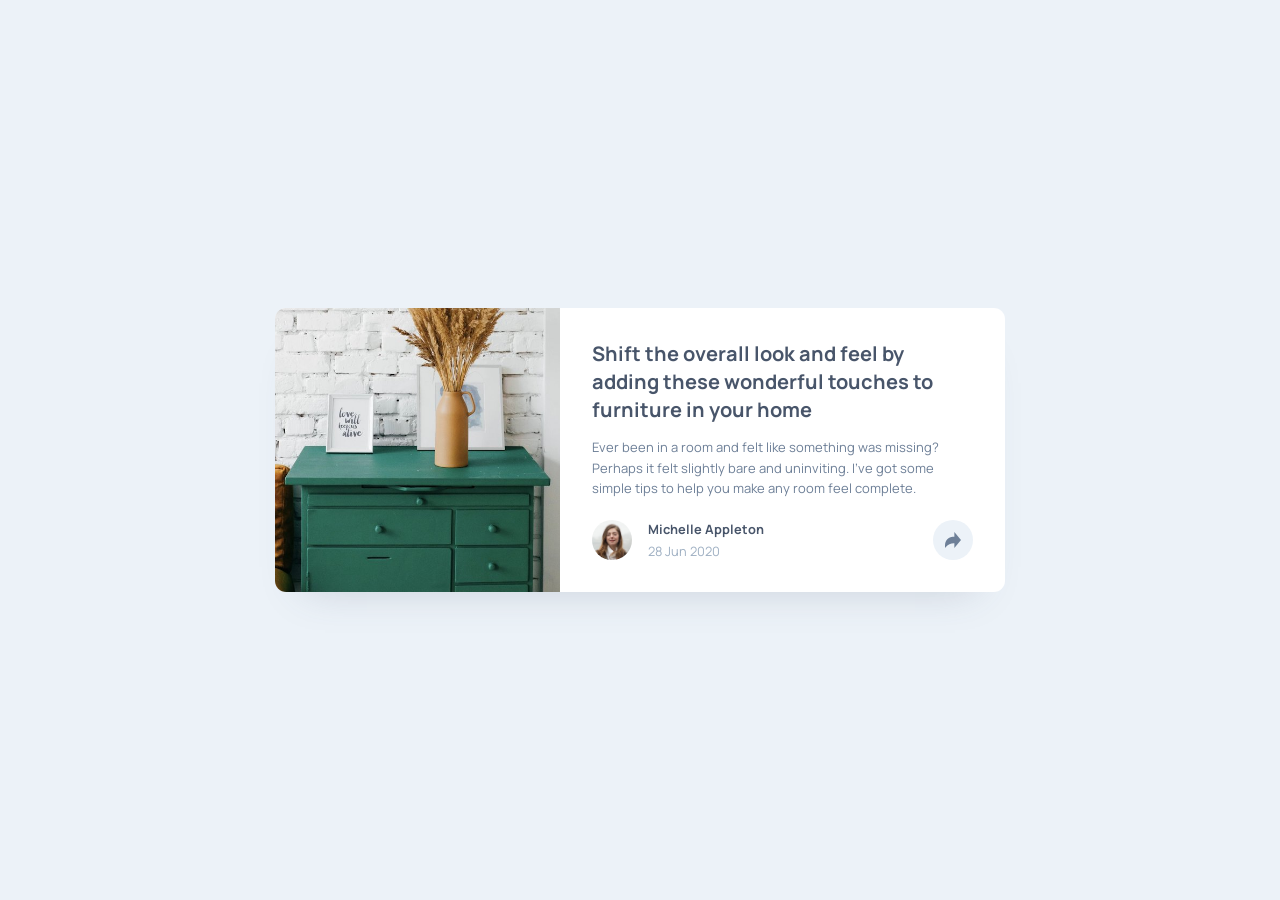
<file: article-preview-component-master/index.html>
<!DOCTYPE html>
<html lang="en">
<head>
  <meta charset="UTF-8">
  <meta name="viewport" content="width=device-width, initial-scale=1.0">

  <link rel="preconnect" href="https://fonts.googleapis.com">
  <link rel="preconnect" href="https://fonts.gstatic.com" crossorigin>
  <link href="https://fonts.googleapis.com/css2?family=Manrope:wght@200..800&display=swap" rel="stylesheet">

  <link rel="stylesheet" href="./style.css">

  <title>Frontend Mentor | Article Preview Component</title>
</head>

<body>
  <main>
    <article class="container">
      <div class="image-info">
        <img src="./images/drawers.jpg" alt="Green cabinet with home decor">
      </div>
      <div class="description">
        <h1>
          Shift the overall look and feel by adding these wonderful
          touches to furniture in your home
        </h1>
        <p class="article-text">
          Ever been in a room and felt like something was missing?
          Perhaps it felt slightly bare and uninviting. I've got some
          simple tips to help you make any room feel complete.
        </p>
        <div class="person-info">
          <div class="person">
            <img src="./images/avatar-michelle.jpg" alt="Michelle Appleton">
            <div class="name-info">
              <h2>Michelle Appleton</h2>
              <p>28 Jun 2020</p>
            </div>
          </div>
          <div class="share-area">
            <div class="share-panel">
              <span>SHARE</span>
              <a href="#" aria-label="Facebook">
                <img src="./images/icon-facebook.svg" alt="">
              </a>
              <a href="#" aria-label="Twitter">
                <img src="./images/icon-twitter.svg" alt="">
              </a>
              <a href="#" aria-label="Pinterest">
                <img src="./images/icon-pinterest.svg" alt="">
              </a>
            </div>
            <button
              class="contact"
              type="button"
              aria-label="Share article"
              aria-expanded="false"
            >
              <img src="./images/icon-share.svg" alt="">
            </button>
          </div>
        </div>
      </div>
    </article>
  </main>
  <script src="./main.js"></script>
</body>
</html>
</file>
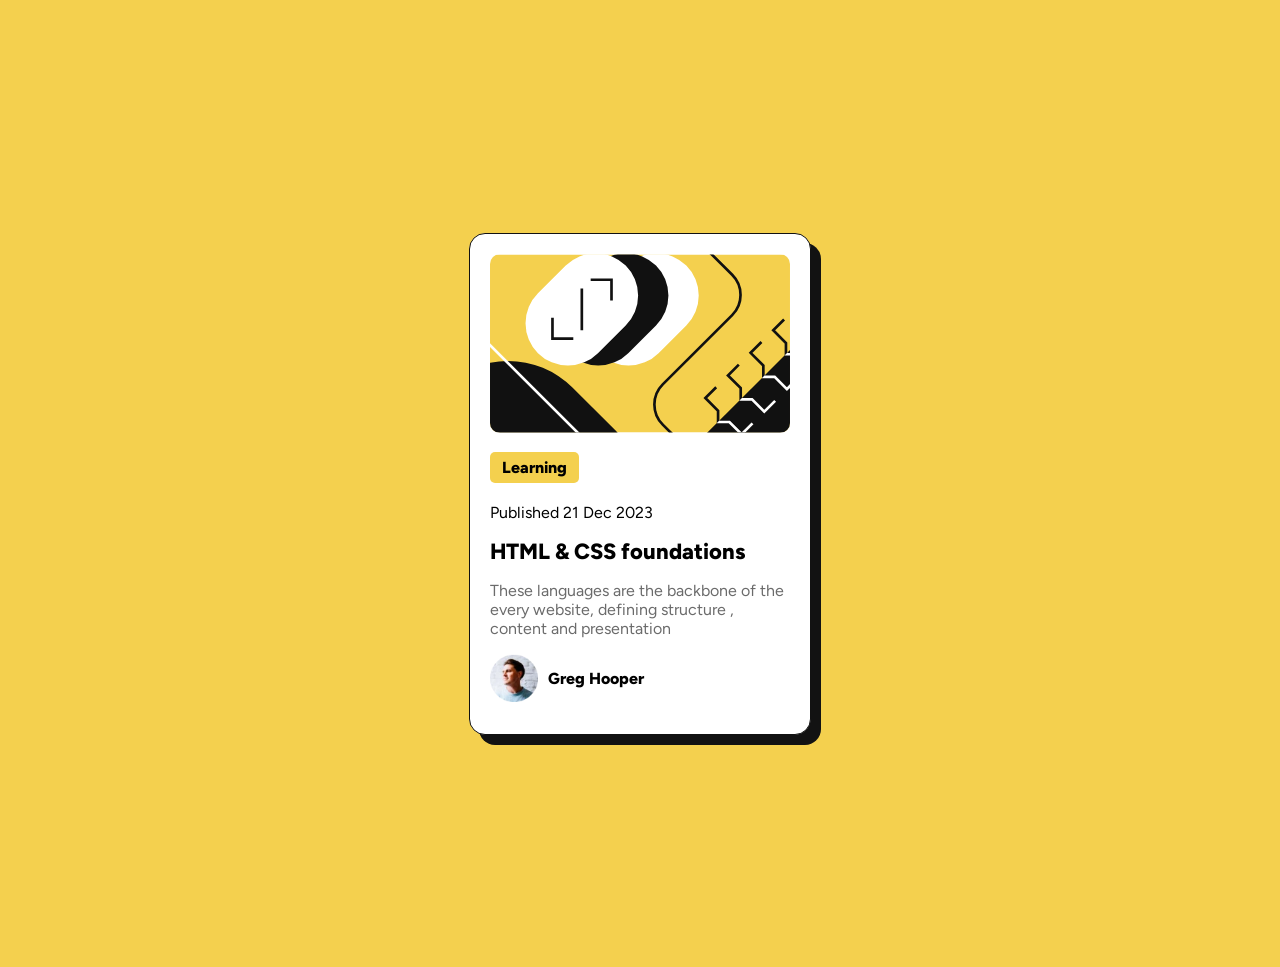
<file: blog-preview-card-main/index.html>
<!DOCTYPE html>
<html lang="en">
<head>
  <meta charset="UTF-8">
  <meta name="viewport" content="width=device-width, initial-scale=1.0"> <!-- displays site properly based on user's device -->
  <link rel="preconnect" href="https://fonts.googleapis.com">
  <link rel="preconnect" href="https://fonts.gstatic.com" crossorigin>
  <link href="https://fonts.googleapis.com/css2?family=Figtree:wght@800&display=swap" rel="stylesheet">
  <link href="https://fonts.googleapis.com/css2?family=Figtree:wght@500&display=swap" rel="stylesheet">
  <link rel="icon" type="image/png" sizes="32x32" href="./assets/images/favicon-32x32.png">
  <link rel="stylesheet" href="./style.css">
  <title>Frontend Mentor | Blog preview card</title>
</head>
<body>
  <div class = "container">
    <img id = "img" src="./assets/images/illustration-article.svg">
    <div class = "learning">Learning</div>
    <p>Published 21 Dec 2023</p>
    <div class = "des1">HTML & CSS foundations</div>
    <p id = "para">These languages are the backbone of the every website, defining structure , content and presentation</p>
    <div class = "final">
      <img src="./assets/images/image-avatar.webp" style = "height: 3rem; width : 3rem">
      Greg Hooper
    </div>
  </div>
</body>
</html>
</file>
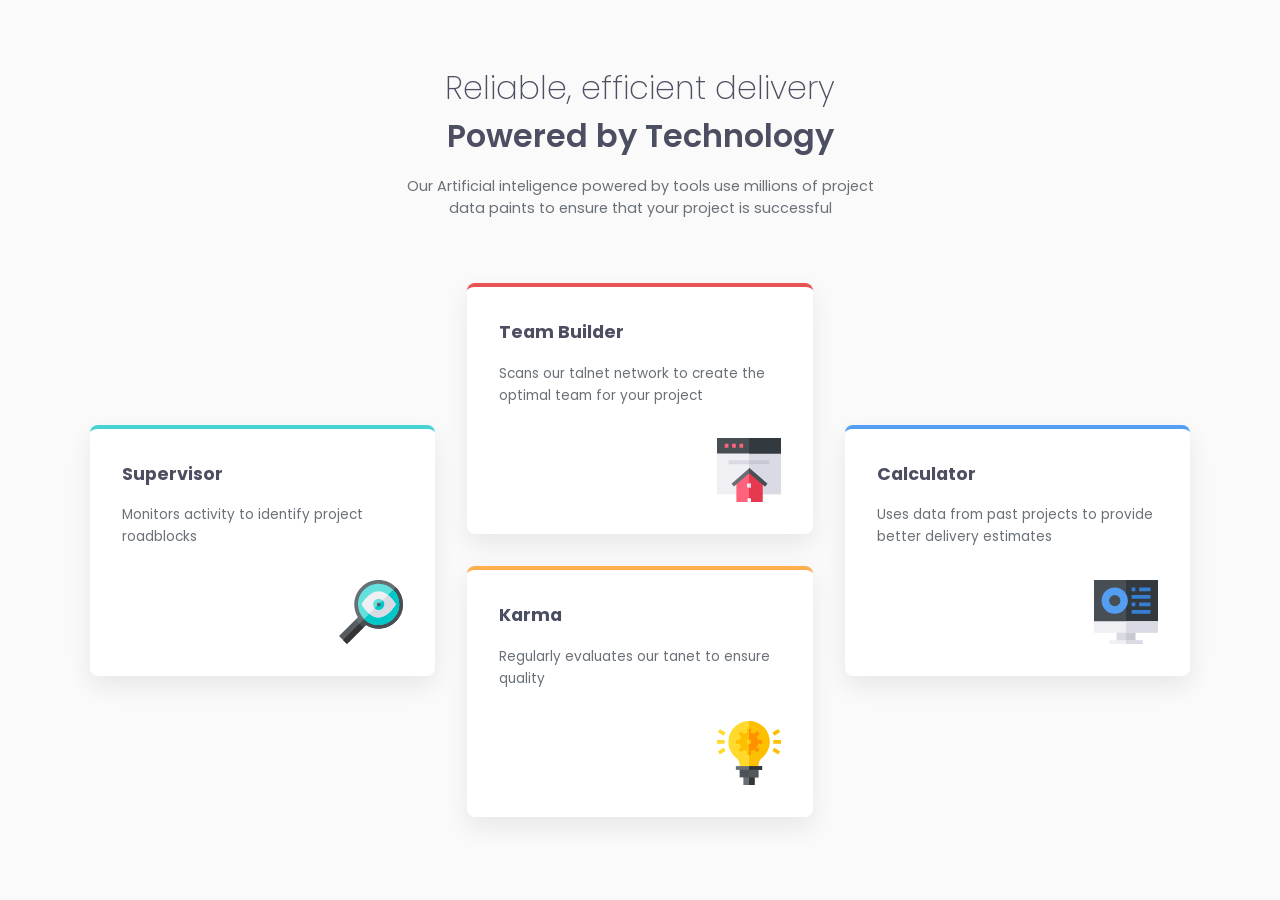
<file: four-card-feature-section-master/index.html>
<!DOCTYPE html>
<html lang="en">
<head>
  <meta charset="UTF-8">
  <meta name="viewport" content="width=device-width, initial-scale=1.0"> <!-- displays site properly based on user's device -->

  <link rel="icon" type="image/png" sizes="32x32" href="./images/favicon-32x32.png">
  <link rel ="stylesheet" href = "./css/style.css">
  <title>Frontend Mentor | Four card feature section</title>
  <link rel="preconnect" href="https://fonts.googleapis.com">
  <link rel="preconnect" href="https://fonts.gstatic.com" crossorigin>
  <link href="https://fonts.googleapis.com/css2?family=Inter:ital,opsz,wght@0,14..32,100..900;1,14..32,100..900&family=Outfit:wght@100..900&family=Poppins:wght@400;600;700&family=Young+Serif&display=swap" rel="stylesheet">
  <!-- Feel free to remove these styles or customise in your own stylesheet 👍 -->
  <style>
    .attribution { font-size: 0.6875rem; text-align: center; }
    .attribution a { color: hsl(228, 45%, 44%); }
  </style>
</head>
<body>  
  <main>
    <section class="intro">
        <h2>Reliable, efficient delivery</h2>
        <h2>Powered by Technology</h2>
        <p>Our Artificial inteligence powered by tools use
            millions of project data paints to ensure that your project is successful
        </p>
    </section>
    <section class="features">
        <div class = "feature-card supervisor">
          <h3>Supervisor</h3>
          <p>Monitors activity to identify project roadblocks</p>
          <img src = "images/icon-supervisor.svg" alt ="">
        </div>
        <div class="feature-middle">
          <div class = "feature-card team-builder">
            <h3>Team Builder</h3>
            <p>Scans our talnet network to create the optimal team for your project</p>
            <img src="./images/icon-team-builder.svg" alt="">
          </div>
          <div class = "feature-card karma">
            <h3>Karma</h3>
            <p>Regularly evaluates our tanet to ensure quality</p>
            <img src="./images/icon-karma.svg" alt="">
          </div>
        </div>
        <div class = "feature-card calculator">
          <h3>Calculator</h3>
          <p>Uses data from past projects to provide better delivery estimates</p>
          <img src="./images/icon-calculator.svg" alt="">
        </div>
    </section>
  </main>
</body>
</html>
</file>
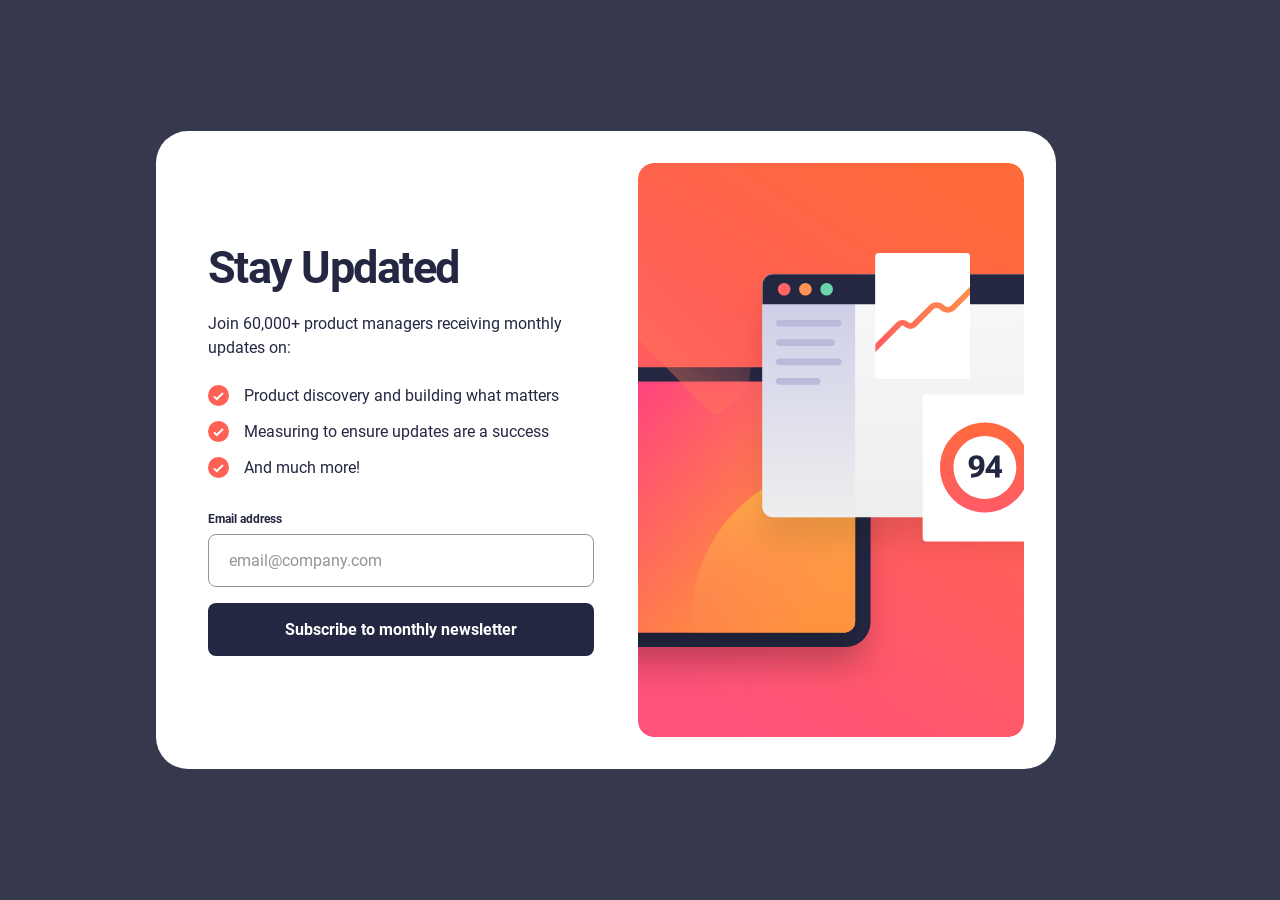
<file: newsletter-sign-up-with-success-message-main/index.html>
<!DOCTYPE html>
<html lang="en">
<head>
    <meta charset="UTF-8">
    <meta name="viewport" content="width=device-width, initial-scale=1.0">

    <link rel="icon" type="image/png" sizes="32x32" href="./assets/images/favicon-32x32.png">
    <link rel="stylesheet" href="./style.css">

    <title>Frontend Mentor | Newsletter Sign-up</title>
</head>
<body>
    <main>
        <article class="container" id="signup-container">
            <div class="info">
                <h1>Stay Updated</h1>

                <p>
                    Join 60,000+ product managers receiving monthly
                    updates on:
                </p>

                <ul>
                    <li>Product discovery and building what matters</li>
                    <li>Measuring to ensure updates are a success</li>
                    <li>And much more!</li>
                </ul>

                <form id="news-letter" novalidate>
                    <div class="email-heading">
                        <label for="email">Email address</label>
                        <span id="email-error" aria-live="polite"></span>
                    </div>

                    <input
                        type="email"
                        id="email"
                        name="email"
                        placeholder="email@company.com"
                        autocomplete="email"
                        required
                    >

                    <button type="submit">
                        Subscribe to monthly newsletter
                    </button>
                </form>
            </div>

            <div class="image-about">
                <picture>
                    <source
                        media="(max-width: 600px)"
                        srcset="./assets/images/illustration-sign-up-mobile.svg"
                    >

                    <source
                        media="(max-width: 800px)"
                        srcset="./assets/images/illustration-sign-up-tablet.svg"
                    >

                    <img
                        src="./assets/images/illustration-sign-up-desktop.svg"
                        alt="Illustration of a newsletter dashboard"
                    >
                </picture>
            </div>
        </article>

        <section
            class="success-message"
            id="success-message"
            aria-labelledby="success-title"
            tabindex="-1"
            hidden
        >
            <img
                src="./assets/images/icon-success.svg"
                alt=""
                class="success-icon"
            >

            <h2 id="success-title">Thanks for subscribing!</h2>

            <p>
                A confirmation email has been sent to
                <strong id="submitted-email"></strong>.
                Please open it and click the button inside to confirm
                your subscription.
            </p>

            <button type="button" id="dismiss-button">
                Dismiss message
            </button>
        </section>
    </main>

    <script src="./main.js"></script>
</body>
</html>
</file>
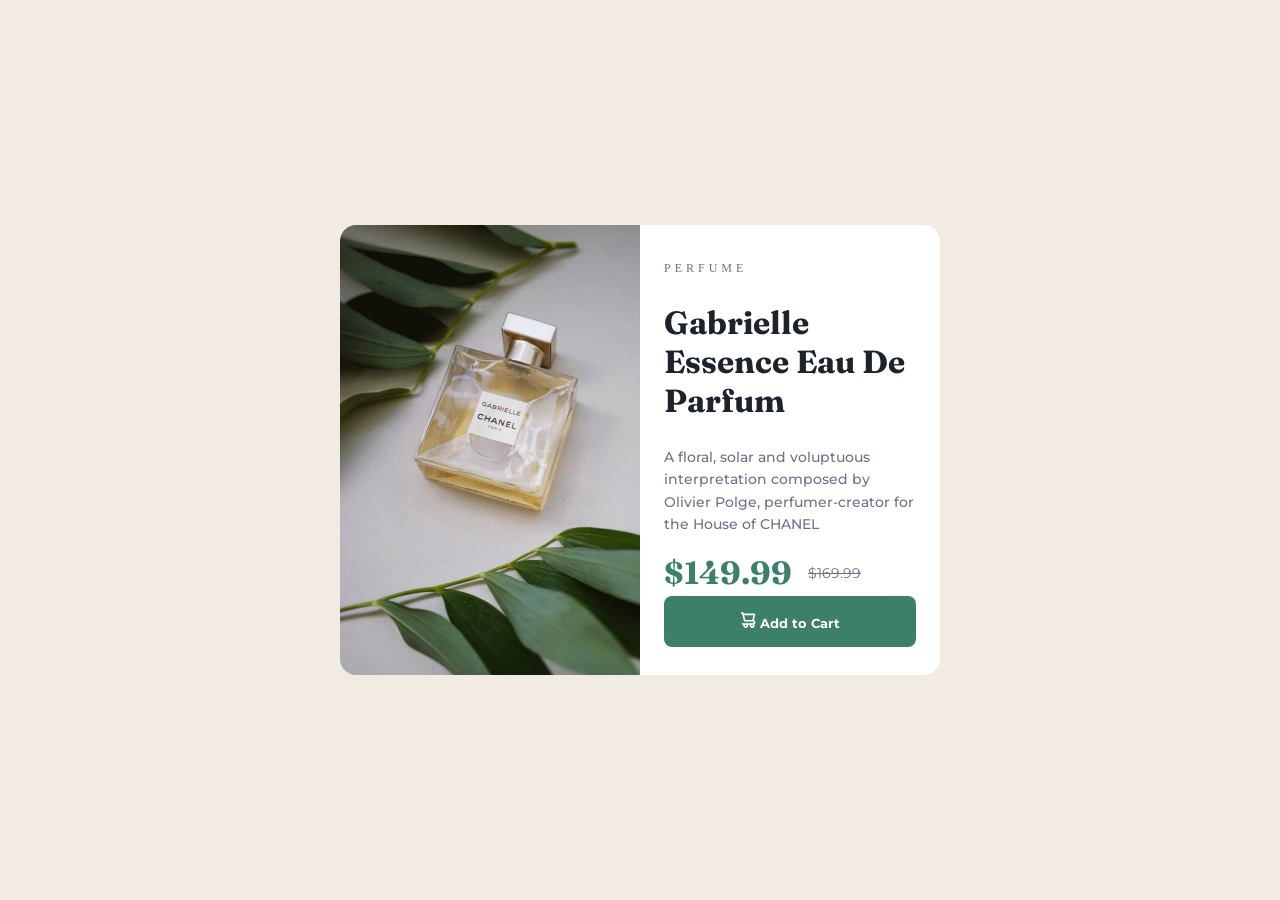
<file: product-preview-card-component-main/index.html>
<!DOCTYPE html>
<html lang="en">
<head>
  <meta charset="UTF-8">
  <meta name="viewport" content="width=device-width, initial-scale=1.0"> 
  <link rel="preconnect" href="https://fonts.googleapis.com">
  <link rel="preconnect" href="https://fonts.gstatic.com" crossorigin>
  <link href="https://fonts.googleapis.com/css2?family=Fraunces:wght@700&family=Montserrat:wght@500;700&display=swap" rel="stylesheet">

  <link rel="icon" type="image/png" sizes="32x32" href="./images/favicon-32x32.png">
  <link rel="stylesheet" href="./css/style.css">
  <title>Frontend Mentor | Product preview card component</title>

  <!-- Feel free to remove these styles or customise in your own stylesheet 👍 -->
  <style>
    .attribution { font-size: 0.6875rem; text-align: center; }
    .attribution a { color: hsl(228, 45%, 44%); }
  </style>
</head>
<body>
  <main>
    <article>
      <div class = "product-image">
        <picture>
            <source
                media="(max-width: 600px)"
                srcset="./images/image-product-mobile.jpg"
            >
            <img
                src="./images/image-product-desktop.jpg"
                alt="Chanel Gabrielle Essence perfume bottle"
            >
        </picture>
      </div>
      <div class = "product-info">
        <p>PERFUME</p>
        <h1>
          Gabrielle Essence Eau De Parfum
        </h1>
        <p>A floral, solar and voluptuous interpretation 
          composed by Olivier Polge, 
          perfumer-creator for the House of CHANEL
        </p>
        <div class = "product-price">
          <span>$149.99</span>
          <p>$169.99</p>
        </div>
        <button>
          <img src="./images/icon-cart.svg" alt="">
          Add to Cart
        </button>
      </div>
    </article>
  </main>
</body>
</html>
</file>
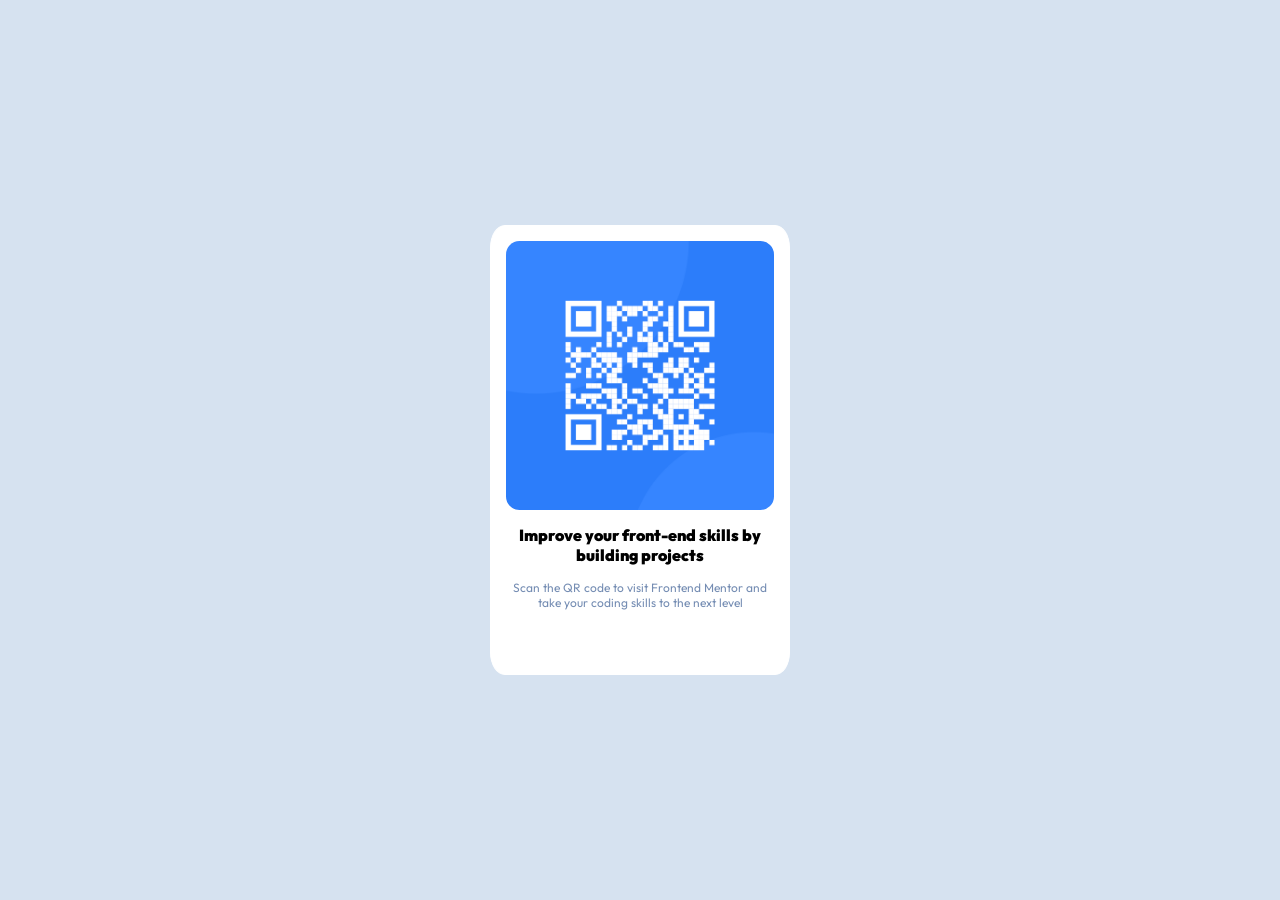
<file: qr-code-component-main/index.html>
<!DOCTYPE html>
<html lang="en">
<head>
  <meta charset="UTF-8">
  <meta name="viewport" content="width=device-width, initial-scale=1.0">

  <link rel="preconnect" href="https://fonts.googleapis.com">
  <link rel="preconnect" href="https://fonts.gstatic.com" crossorigin>

  <link href="https://fonts.googleapis.com/css2?family=Outfit:wght@400;700&display=swap" rel="stylesheet">

  <link rel="icon" type="image/png" sizes="32x32" href="./images/favicon-32x32.png">

  <link rel="stylesheet" href="./style.css">

  <title>Frontend Mentor | QR code component</title>
</head>
<body>

  <div class="container">
    <div class = "card">
      <img src = "./images/image-qr-code.png">
    </div>
    <div class= "info">
      <p id = "description1" style = "font-size: 16px;font-weight : 900;margin-bottom : 15px;">Improve your front-end skills by building projects</p>
      <p id = "description2" style = "color: hsl(217, 29%, 58%);font-size: 12px;font-weight : 400;">Scan the QR code to visit Frontend Mentor and take your coding skills to the next level</p>  
    </div>
  </div>

</body> 
</html>
</file>
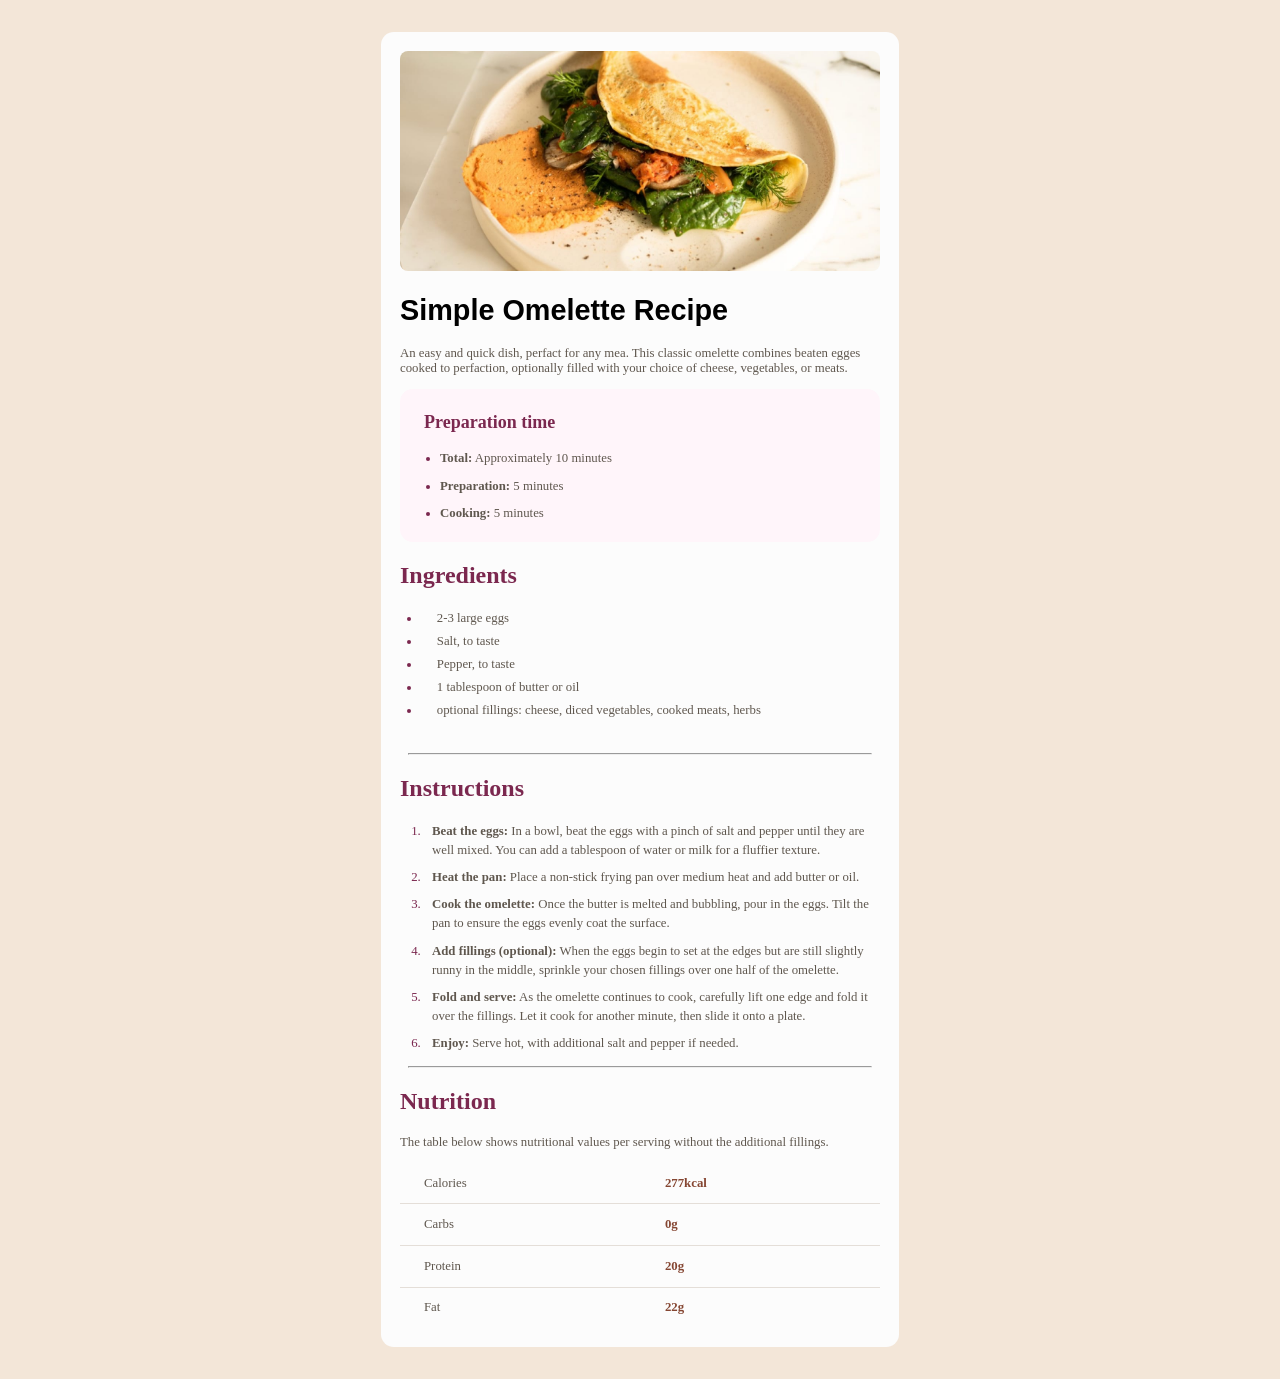
<file: recipe-page-main/index.html>
<!DOCTYPE html>
<html lang="en">
<head>
  <meta charset="UTF-8">
  <meta name="viewport" content="width=device-width, initial-scale=1.0"> <!-- displays site properly based on user's device -->

  <link rel="icon" type="image/png" sizes="32x32" href="./assets/images/favicon-32x32.png">
  <link rel="stylesheet" href = "./style.css">
  <title>Frontend Mentor | Recipe page</title>

</head>
<body>
  <div class = "container">
    <img src = "./assets/images/image-omelette.jpeg" aria-placeholder="omlate">
    <h1 id = "heading">Simple Omelette Recipe</h1>
    <p id = "dish-info">An easy and quick dish, perfact for any mea. This classic omelette combines beaten egges cooked to perfaction, optionally filled with your choice of cheese, vegetables, or meats.</p>
    <div class = "prep">
      <h3 id = "prep-time">Preparation time</h3>
      <ul id = "prep-list">
        <li id ="ls">   <strong>Total:</strong> Approximately 10 minutes</li>
        <li id ="ls">    <strong>Preparation:</strong> 5 minutes</li>
        <li id ="ls">    <strong>Cooking:</strong> 5 minutes</li>
      </ul>
    </div>
    <h2 id="ingredients">Ingredients</h2>
    <ul id="ing-list">
      <li  id ="lsi"> 2-3 large eggs</li>
      <li id ="lsi">  Salt, to taste</li>
      <li id ="lsi">  Pepper, to taste</li>
      <li id ="lsi">  1 tablespoon of butter or oil</li>
      <li id ="lsi">  optional fillings: cheese, diced vegetables, cooked meats, herbs</li>
    </ul>
    <hr>
    <h2 id="ingredients">Instructions</h2>
    <ol class="instructions-list">
        <li>
            <strong>Beat the eggs:</strong> In a bowl, beat the eggs with a pinch of salt and pepper until they are well mixed. You can add a tablespoon of water or milk for a fluffier texture.
        </li>
        <li>
            <strong>Heat the pan:</strong> Place a non-stick frying pan over medium heat and add butter or oil.
        </li>
        <li>
            <strong>Cook the omelette:</strong> Once the butter is melted and bubbling, pour in the eggs. Tilt the pan to ensure the eggs evenly coat the surface.
        </li>
        <li>
            <strong>Add fillings (optional):</strong> When the eggs begin to set at the edges but are still slightly runny in the middle, sprinkle your chosen fillings over one half of the omelette.
        </li>
        <li>
            <strong>Fold and serve:</strong> As the omelette continues to cook, carefully lift one edge and fold it over the fillings. Let it cook for another minute, then slide it onto a plate.
        </li>
        <li>
            <strong>Enjoy:</strong> Serve hot, with additional salt and pepper if needed.
        </li>
    </ol>
    <hr>
    
    <section class="nutrition">
        <h2 id = "ingredients">Nutrition</h2>
        <p id = "dish-info">
            The table below shows nutritional values per serving without the additional fillings.
        </p>

        <table>
            <tbody>
                <tr>
                    <td>Calories</td>
                    <td><strong>277kcal</strong></td>
                </tr>
                <tr>
                    <td>Carbs</td>
                    <td><strong>0g</strong></td>
                </tr>
                <tr>
                    <td>Protein</td>
                    <td><strong>20g</strong></td>
                </tr>
                <tr>
                    <td>Fat</td>
                    <td><strong>22g</strong></td>
                </tr>
            </tbody>
        </table>
    </section>

  </div>
</body>
</html>
</file>
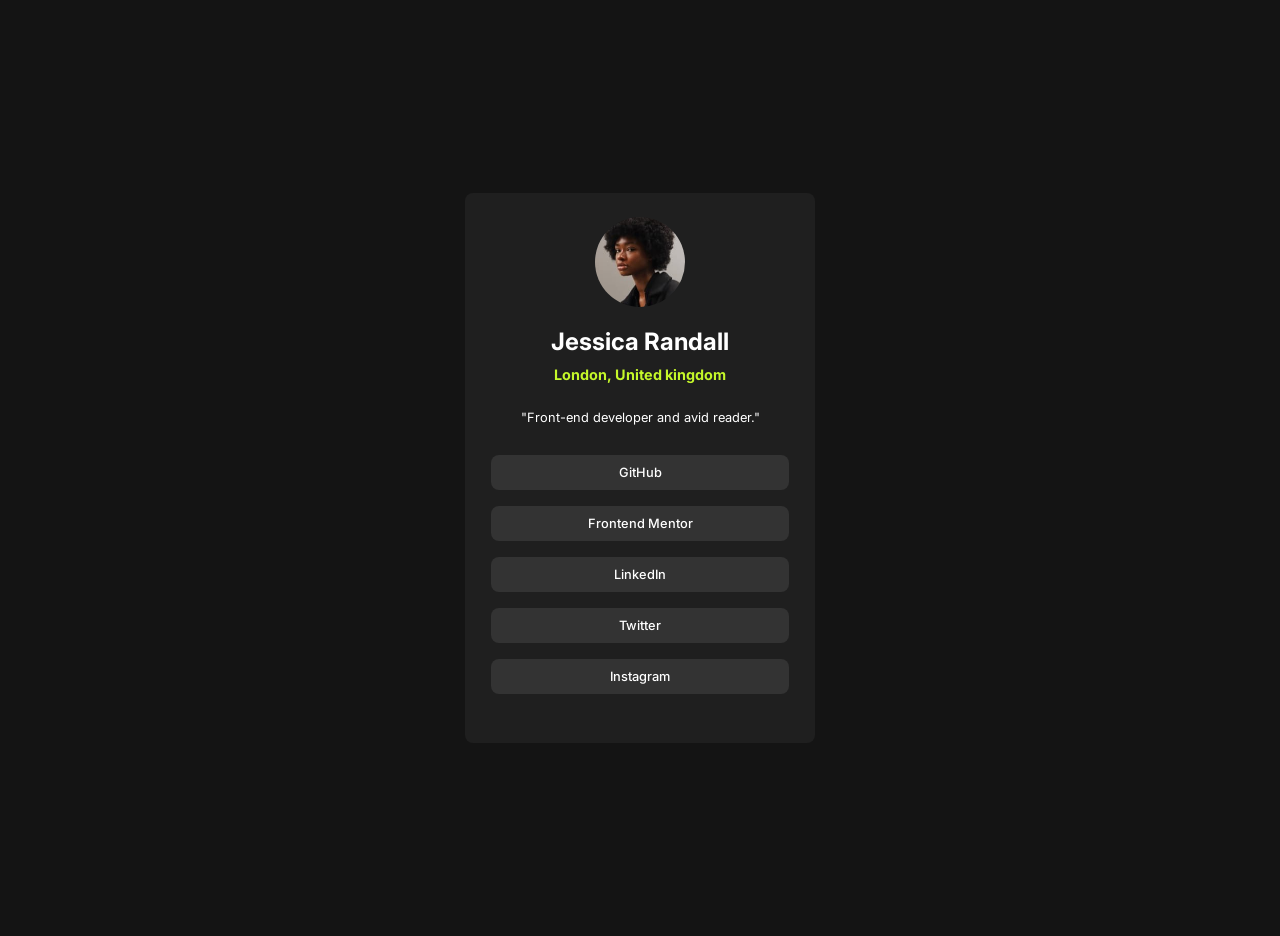
<file: social-links-profile-main/index.html>
<!DOCTYPE html>
<html lang="en">
<head>
  <meta charset="UTF-8">
  <meta name="viewport" content="width=device-width, initial-scale=1.0"> <!-- displays site properly based on user's device -->
  <link rel="preconnect" href="https://fonts.googleapis.com">
  <link rel="preconnect" href="https://fonts.gstatic.com" crossorigin>
  <link href="https://fonts.googleapis.com/css2?family=Inter:ital,opsz,wght@0,14..32,100..900;1,14..32,100..900&family=Poppins:wght@400;600;700&display=swap" rel="stylesheet">
  <link rel="icon" type="image/png" sizes="32x32" href="./assets/images/favicon-32x32.png">
  <link rel="stylesheet" href="./style.css">
  <title>Frontend Mentor | Social links profile</title>

</head>
<body>
  <div class = "main">
    <div class = "avatar">
      <img id ="avatar-img" src="./assets/images/avatar-jessica.jpeg">
    </div>
    <h2 id = "name">Jessica Randall</h2>
    <h3 id = "location">London, United kingdom</h3>
    <p id ="info">"Front-end developer and avid reader."</p>
    
    
    <div class="social-links">
        <a href="#">GitHub</a>
        <a href="#">Frontend Mentor</a>
        <a href="#">LinkedIn</a>
        <a href="#">Twitter</a>
        <a href="#">Instagram</a>
    </div>
  </div>
</body>
</html>
</file>
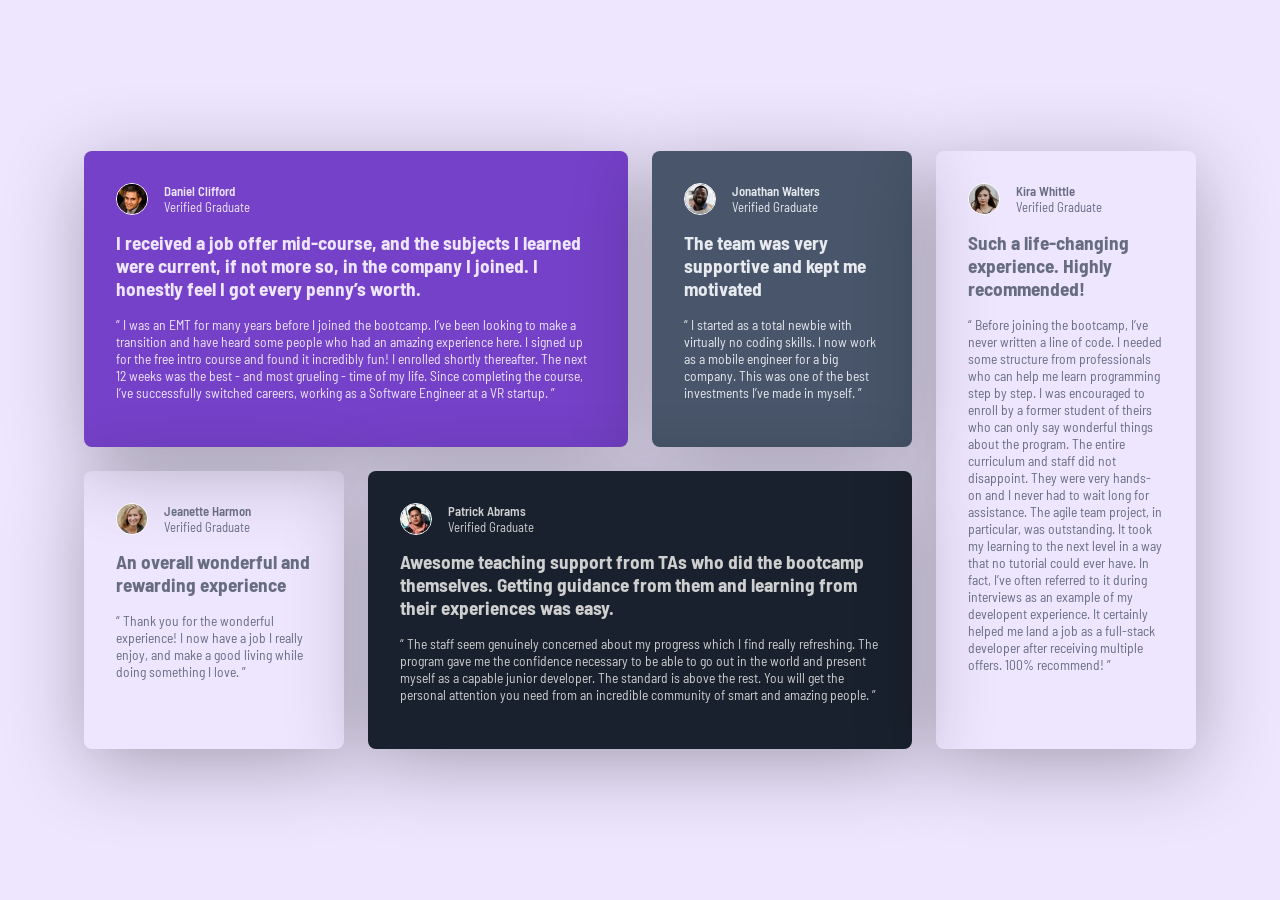
<file: testimonials-grid-section-main/index.html>
<!DOCTYPE html>
  <html lang="en">
  <head>
    <meta charset="UTF-8">
    <meta name="viewport" content="width=device-width, initial-scale=1.0"> <!-- displays site properly based on user's device -->

    <link rel="icon" type="image/png" sizes="32x32" href="./images/favicon-32x32.png">
    <link rel="preconnect" href="https://fonts.googleapis.com">
    <link rel="preconnect" href="https://fonts.gstatic.com" crossorigin>
    <link href="https://fonts.googleapis.com/css2?family=Barlow+Semi+Condensed:ital,wght@0,100;0,200;0,300;0,400;0,500;0,600;0,700;0,800;0,900;1,100;1,200;1,300;1,400;1,500;1,600;1,700;1,800;1,900&family=Inter:ital,opsz,wght@0,14..32,100..900;1,14..32,100..900&family=Outfit:wght@100..900&family=Poppins:wght@400;600;700&family=Young+Serif&display=swap" rel="stylesheet">
    <title>Frontend Mentor | [Challenge Name Here]</title>
    <link rel="stylesheet" href="./style.css">
    <!-- Feel free to remove these styles or customise in your own stylesheet 👍 -->
    <style>
      .attribution { font-size: 0.6875rem; text-align: center; }
      .attribution a { color: hsl(228, 45%, 44%); }
    </style>
  </head>
  <body>
  <main>
    <div class="container">
      <article class = "card daniel">
        <div class="profile">
          <img src="./images/image-daniel.jpg" alt="">
          <div class="profile-info">
            <h2>Daniel Clifford</h2>
            <p> Verified Graduate</p>
          </div>
        </div>
        <h2> I received a job offer mid-course, and the subjects I learned were current, if not more so, 
          in the company I joined. I honestly feel I got every penny’s worth.
        </h2>
        <p> “ I was an EMT for many years before I joined the bootcamp. I’ve been looking to make a 
        transition and have heard some people who had an amazing experience here. I signed up 
        for the free intro course and found it incredibly fun! I enrolled shortly thereafter. 
        The next 12 weeks was the best - and most grueling - time of my life. Since completing 
        the course, I’ve successfully switched careers, working as a Software Engineer at a VR startup. ”</p>
      </article>
      <article class = "card jonathan">
        <div class="profile">
          <img src="./images/image-jonathan.jpg" alt="">
          <div class="profile-info">
            <h2>Jonathan Walters</h2>
            <p> Verified Graduate</p>
          </div>
        </div>
        <h2>The team was very supportive and kept me motivated</h2>
        <p>“ I started as a total newbie with virtually no coding skills. I now work as a mobile engineer 
          for a big company. This was one of the best investments I’ve made in myself. ”
        </p>
      </article>
      <article class = "card jeanette">
        <div class="profile">
          <img src="./images/image-jeanette.jpg" alt="">
          <div class="profile-info">
            <h2>Jeanette Harmon</h2>
            <p> Verified Graduate</p>
          </div>
        </div>
        <h2>An overall wonderful and rewarding experience</h2>
        <p>“ Thank you for the wonderful experience! I now have a job I really enjoy, and make a good living 
          while doing something I love. ”</p>
      </article>
      <article class = "card patrick">
        <div class="profile">
          <img src="./images/image-patrick.jpg" alt="">
          <div class="profile-info">
            <h2>Patrick Abrams</h2>
            <p> Verified Graduate</p>
          </div>
        </div>
        <h2>Awesome teaching support from TAs who did the bootcamp themselves. Getting guidance from them and 
          learning from their experiences was easy.</h2>
        <p>
          “ The staff seem genuinely concerned about my progress which I find really refreshing. The program 
          gave me the confidence necessary to be able to go out in the world and present myself as a capable 
          junior developer. The standard is above the rest. You will get the personal attention you need from 
          an incredible community of smart and amazing people. ”</p>
      </article>
      <article class = "card kira">
        <div class="profile">
          <img src="./images/image-kira.jpg" alt="">
          <div class="profile-info">
            <h2>Kira Whittle</h2>
            <p> Verified Graduate</p>
          </div>
        </div>
        <h2>Such a life-changing experience. Highly recommended!</h2>
        <p>“ Before joining the bootcamp, I’ve never written a line of code. I needed some structure from 
    professionals who can help me learn programming step by step. I was encouraged to enroll by a former 
    student of theirs who can only say wonderful things about the program. The entire curriculum and staff 
    did not disappoint. They were very hands-on and I never had to wait long for assistance. The agile team 
    project, in particular, was outstanding. It took my learning to the next level in a way that no tutorial 
    could ever have. In fact, I’ve often referred to it during interviews as an example of my developent 
    experience. It certainly helped me land a job as a full-stack developer after receiving multiple offers. 
    100% recommend! ”</p>
      </article>
    </div>
  </main>
  </body>
  </html>

  <!-- Daniel Clifford
    Verified Graduate

    I received a job offer mid-course, and the subjects I learned were current, if not more so, 
    in the company I joined. I honestly feel I got every penny’s worth.

    “ I was an EMT for many years before I joined the bootcamp. I’ve been looking to make a 
    transition and have heard some people who had an amazing experience here. I signed up 
    for the free intro course and found it incredibly fun! I enrolled shortly thereafter. 
    The next 12 weeks was the best - and most grueling - time of my life. Since completing 
    the course, I’ve successfully switched careers, working as a Software Engineer at a VR startup. ”

    Jonathan Walters
    Verified Graduate

    The team was very supportive and kept me motivated

    “ I started as a total newbie with virtually no coding skills. I now work as a mobile engineer 
    for a big company. This was one of the best investments I’ve made in myself. ”

    Jeanette Harmon
    Verified Graduate

    An overall wonderful and rewarding experience

    “ Thank you for the wonderful experience! I now have a job I really enjoy, and make a good living 
    while doing something I love. ”

    Patrick Abrams
    Verified Graduate

    Awesome teaching support from TAs who did the bootcamp themselves. Getting guidance from them and 
    learning from their experiences was easy.

    “ The staff seem genuinely concerned about my progress which I find really refreshing. The program 
    gave me the confidence necessary to be able to go out in the world and present myself as a capable 
    junior developer. The standard is above the rest. You will get the personal attention you need from 
    an incredible community of smart and amazing people. ”

    Kira Whittle
    Verified Graduate

    Such a life-changing experience. Highly recommended!

    “ Before joining the bootcamp, I’ve never written a line of code. I needed some structure from 
    professionals who can help me learn programming step by step. I was encouraged to enroll by a former 
    student of theirs who can only say wonderful things about the program. The entire curriculum and staff 
    did not disappoint. They were very hands-on and I never had to wait long for assistance. The agile team 
    project, in particular, was outstanding. It took my learning to the next level in a way that no tutorial 
    could ever have. In fact, I’ve often referred to it during interviews as an example of my developent 
    experience. It certainly helped me land a job as a full-stack developer after receiving multiple offers. 
    100% recommend! ” -->
</file>
<file: article-preview-component-master/style.css>
* {
    box-sizing: border-box;
}
:root {
    --Very-Dark-Grayish-Blue: hsl(217, 19%, 35%);
    --Desaturated-Dark-Blue: hsl(214, 17%, 51%);
    --Grayish-Blue: hsl(212, 23%, 69%);
    --Light-Grayish-Blue: hsl(210, 46%, 95%);
    --white: hsl(0, 0%, 100%);

    --text-font: 13px;
    --medium-weight: 500;
    --bold-weight: 700;
    --padding-all: 2rem;
}
body {
    margin: 0;
    min-height: 100vh;
    padding: 2rem;
    font-family: "Manrope", sans-serif;
    background-color: var(--Light-Grayish-Blue);
    display: flex;
    justify-content: center;
    align-items: center;
}
.container {
    display: flex;
    flex-direction: row;
    width: 730px;
    max-width: 100%;
    min-height: 280px;
    background-color: var(--white);
    border-radius: 0.7rem;
    box-shadow: 0 25px 40px -30px rgb(72 85 106 / 25%);
}
.image-info {
    flex: 0 0 39%;
    min-width: 0;
    overflow: hidden;
    border-radius: 0.7rem 0 0 0.7rem;
}
.image-info img {
    display: block;
    width: 100%;
    height: 100%;
    object-fit: cover;
}
.description {
    flex: 1;
    min-width: 0;
    padding: var(--padding-all);
    display: flex;
    flex-direction: column;
    justify-content: center;
}
.description h1 {
    margin: 0;
    color: var(--Very-Dark-Grayish-Blue);
    font-size: 1.25rem;
    font-weight: var(--bold-weight);
    line-height: 1.4;
}
.article-text {
    margin: 0.8rem 0 1.3rem;
    color: var(--Desaturated-Dark-Blue);
    font-size: var(--text-font);
    line-height: 1.6;
}
.person-info {
    display: flex;
    justify-content: space-between;
    align-items: center;
    gap: 1rem;
}
.person {
    display: flex;
    align-items: center;
    gap: 1rem;
    min-width: 0;
}
.person > img {
    width: 2.5rem;
    height: 2.5rem;
    flex-shrink: 0;
    border-radius: 50%;
}
.name-info h2 {
    margin: 0 0 0.2rem;
    color: var(--Very-Dark-Grayish-Blue);
    font-size: 0.8rem;
    font-weight: var(--bold-weight);
}
.name-info p {
    margin: 0;
    color: var(--Grayish-Blue);
    font-size: 0.8rem;
}
.share-area {
    position: relative;
    flex-shrink: 0;
}
.contact {
    position: relative;
    z-index: 4;
    width: 2.5rem;
    height: 2.5rem;
    padding: 0;
    border: none;
    border-radius: 50%;
    background-color: var(--Light-Grayish-Blue);
    display: flex;
    justify-content: center;
    align-items: center;
    cursor: pointer;
}
.contact img {
    display: block;
    width: 1rem;
    height: 1rem;
}
.contact:hover {
    background-color: var(--Desaturated-Dark-Blue);
}
.contact:hover img {
    filter: brightness(0) invert(1);
}
.share-panel {
    display: none;
    align-items: center;
    justify-content: center;
    gap: 1rem;
    position: absolute;
    z-index: 3;
    right: -108px;
    bottom: calc(100% + 28px);
    padding: 1rem 2rem;
    background-color: var(--Very-Dark-Grayish-Blue);
    border-radius: 0.6rem;
    box-shadow: 0 8px 20px rgb(0 0 0 / 15%);
}
.share-panel span {
    color: var(--Grayish-Blue);
    font-size: 0.75rem;
    letter-spacing: 0.3rem;
}
.share-panel a {
    display: flex;
    align-items: center;
    justify-content: center;
}
.share-panel a img {
    display: block;
    width: 1.25rem;
    height: 1.25rem;
}
.share-panel::after {
    content: "";
    position: absolute;
    top: 100%;
    left: 50%;
    transform: translateX(-50%);
    border: 12px solid transparent;
    border-top-color: var(--Very-Dark-Grayish-Blue);
}
.person-info.active .share-panel {
    display: flex;
}
.person-info.active .contact {
    background-color: var(--Desaturated-Dark-Blue);
}
.person-info.active .contact img {
    filter: brightness(0) invert(1);
}
@media (max-width: 600px) {
    body {
        min-height: 100vh;
        padding: 2rem 1.5rem;
    }
    .container {
        width: 100%;
        max-width: 400px;
        min-height: 0;
        flex-direction: column;
        overflow: hidden;
    }
    .image-info {
        flex: none;
        width: 100%;
        height: 200px;
        border-radius: 0;
    }
    .image-info img {
        width: 100%;
        height: 100%;
        object-fit: cover;
        object-position: center;
    }
    .description {
        padding: 2rem 2rem 0;
    }
    .description h1 {
        font-size: 1rem;
        line-height: 1.5;
    }
    .article-text {
        margin: 0.8rem 0 1.5rem;
        font-size: 0.82rem;
        line-height: 1.6;
    }
    .person-info {
        position: relative;
        min-height: 80px;
        margin: 0 -2rem;
        padding: 0 2rem;
    }
    .person {
        gap: 1rem;
    }
    .share-area {
        position: static;
    }
    .contact {
        position: absolute;
        top: 50%;
        right: 2rem;
        transform: translateY(-50%);
    }
    .share-panel {
        position: absolute;
        inset: 0;
        width: 100%;
        height: 100%;
        padding: 0 5.5rem 0 2rem;
        justify-content: flex-start;
        gap: 1rem;
        border-radius: 0;
        box-shadow: none;
    }
    .share-panel::after {
        display: none;
    }
    .share-panel span {
        font-size: 0.7rem;
    }
    .share-panel a img {
        width: 1.25rem;
        height: 1.25rem;
    }
    .person-info.active {
        background-color: var(--Very-Dark-Grayish-Blue);
    }
    .person-info.active .person {
        visibility: hidden;
    }
    .person-info.active .share-panel {
        display: flex;
    }
    .person-info.active .contact {
        background-color: var(--Desaturated-Dark-Blue);
    }
}
</file>
<file: blog-preview-card-main/style.css>
body{
    font-family: "Figtree", sans-serif;
    background-color: hsl(47, 88%, 63%);
    display : flex;
    align-items: center;
    justify-content: center;
    height : 100vh;
    padding : 2%;
}
.container{
    background-color: hsl(0, 0%, 100%);
    height : 470px;
    width : 300px;
    padding: 20px;
    padding-top : 10px;
    border-radius : 1rem;
    border: 1px solid hsl(0, 0%, 7%);
    box-shadow: 10px 10px 0px 0px hsl(0, 0%, 7%);
}
    #img{
        margin-top: 10px;
        height : auto;
        width : 100%;
        border-radius: 10px;
    }
.learning{
    font-size : 16px;
    background-color:  hsl(47, 88%, 63%);
    padding : 10px;
    border-radius : 5px;
    overflow: hidden;
    display: inline-block;
    padding : 2% 4% 2% 4%;
    font-weight: 800;
    margin-top : 5%;
}
.des1{
    font-size : 22px;
    font-weight: 800;

}
.des1:hover{
    color:  hsl(47, 88%, 63%);

}
#para{
    color : hsl(0, 0%, 42%);
}
.final{
    display: flex;
    align-items: center;
    gap : 10px;
    font-weight: 800;
}

@media screen and (max-width : 375px){
    .container{
        width: 90%;
        height : auto;
    }
}
</file>
<file: four-card-feature-section-master/css/style.css>
*{
    box-sizing: border-box;
}


body {
    margin: 0;
    min-height: 100vh;
    background-color: hsl(0, 0%, 98%);
    display: flex;
    justify-content: center;
    font-family: "Poppins", sans-serif;
}
main {
    width: 100%;
    padding: 4rem 2rem;
}


.intro {
    text-align: center;
    max-width: 500px;
    margin: 0 auto 4rem;
}

.intro h2:first-child {
    font-size: 2rem;
    font-weight: 200;
    color: hsl(234, 12%, 34%);
    margin: 0;
}

.intro h2:nth-child(2) {
    font-size: 2rem;
    font-weight: 600;
    color: hsl(234, 12%, 34%);
    margin: 0;
}

.intro p {
    margin-top: 1rem;
    line-height: 1.5;
    color: hsl(212, 6%, 44%);
    font-size: 0.9rem;
}



.features{
    display :grid;
    grid-template-columns: repeat(3,1fr);
    gap : 2rem;
    align-items: center;
    max-width: 1100px;
    margin: 0 auto;
}
.feature-middle {
    display: flex;
    flex-direction: column;
    gap: 2rem;
}
.feature-card {
    background-color: white;
    padding: 2rem;
    border-radius: 0.5rem;
    box-shadow: 0 10px 25px rgba(0, 0, 0, 0.08);
}

.feature-card h3 {
    margin-top: 0;
    color: hsl(234, 12%, 34%);
    font-size: 1.1rem;
}

.feature-card p {
    color: hsl(212, 6%, 44%);
    font-size: 0.85rem;
    line-height: 1.6;
}

.feature-card img {
    display: block;
    width: 64px;
    height: 64px;
    margin: 2rem 0 0 auto;
}

.supervisor {
    border-top: 4px solid hsl(180, 62%, 55%);
}

.team-builder {
    border-top: 4px solid hsl(0, 78%, 62%);
}

.karma {
    border-top: 4px solid hsl(34, 97%, 64%);
}

.calculator {
    border-top: 4px solid hsl(212, 86%, 64%);
}



@media (max-width: 700px) {
    main {
        padding: 4rem 1.5rem;
    }

    .intro {
        margin-bottom: 4rem;
    }

    .intro h2:first-child,
    .intro h2:nth-child(2) {
        font-size: 1.6rem;
    }

    .features {
        grid-template-columns: 1fr;
        gap: 1.5rem;
    }

    .feature-middle {
        gap: 1.5rem;
    }
}
</file>
<file: newsletter-sign-up-with-success-message-main/style.css>
@font-face {
    font-family: "Roboto";
    src: url("./assets/fonts/Roboto-Regular.ttf") format("truetype");
    font-weight: 400;
    font-style: normal;
}

@font-face {
    font-family: "Roboto";
    src: url("./assets/fonts/Roboto-Bold.ttf") format("truetype");
    font-weight: 700;
    font-style: normal;
}

* {
    box-sizing: border-box;
}

:root {
    --Red: hsl(4, 100%, 67%);
    --Blue-800: hsl(234, 29%, 20%);
    --Blue-700: hsl(235, 18%, 26%);
    --Grey: hsl(0, 0%, 58%);
    --White: hsl(0, 0%, 100%);
}

body {
    margin: 0;
    min-height: 100vh;
    display: flex;
    align-items: center;
    justify-content: center;
    padding: 24px;
    font-family: "Roboto", sans-serif;
    background-color: var(--Blue-700);
    color: var(--Blue-800);
}

button,
input {
    font: inherit;
}

.container {
    display: flex;
    align-items: stretch;
    gap: 24px;
    width: min(900px, 100%);
    padding: clamp(20px, 2.5vw, 32px);
    background-color: var(--White);
    border-radius: 32px;
}

.info {
    flex: 1;
    min-width: 0;
    display: flex;
    flex-direction: column;
    justify-content: center;
    padding: clamp(8px, 1.5vw, 20px);
}

.info h1 {
    margin: 0 0 20px;
    font-size: clamp(2rem, 3.5vw, 3.5rem);
    line-height: 1.05;
    letter-spacing: -1.5px;
}

.info p {
    margin: 0;
    font-size: 16px;
    line-height: 1.5;
}

ul {
    display: flex;
    flex-direction: column;
    gap: 12px;
    margin: 24px 0 0;
    padding: 0;
    list-style: none;
}

li {
    position: relative;
    padding-left: 36px;
    font-size: 16px;
    line-height: 1.5;
}

li::before {
    content: "";
    position: absolute;
    top: 1px;
    left: 0;
    width: 21px;
    height: 21px;
    background-image: url("./assets/images/icon-list.svg");
    background-size: contain;
    background-repeat: no-repeat;
}

form {
    display: flex;
    flex-direction: column;
    margin-top: 32px;
}

.email-heading {
    display: flex;
    justify-content: space-between;
    align-items: center;
    gap: 8px;
    margin-bottom: 8px;
}

.email-heading label {
    font-size: 12px;
    font-weight: 700;
}

#email-error {
    color: var(--Red);
    font-size: 12px;
    font-weight: 700;
    text-align: right;
}

#email {
    width: 100%;
    min-width: 0;
    padding: 16px 20px;
    border: 1px solid var(--Grey);
    border-radius: 8px;
    outline: none;
    color: var(--Blue-800);
    background-color: var(--White);
}

#email::placeholder {
    color: var(--Grey);
}

#email:focus {
    border-color: var(--Blue-800);
}

#email.error {
    border-color: var(--Red);
    color: var(--Red);
    background-color: hsl(4, 100%, 95%);
}

button {
    width: 100%;
    margin-top: 16px;
    padding: 17px 12px;
    border: none;
    border-radius: 8px;
    background-color: var(--Blue-800);
    color: var(--White);
    font-weight: 700;
    cursor: pointer;
    transition: background 0.2s ease;
}

button:hover {
    background: linear-gradient(
        90deg,
        hsl(347, 100%, 66%),
        var(--Red),
        hsl(15, 100%, 61%)
    );
    box-shadow: 0 12px 24px hsla(4, 100%, 67%, 0.3);
}

button:focus-visible {
    outline: 3px solid var(--Red);
    outline-offset: 3px;
}

.image-about {
    flex: 1;
    min-width: 0;
    display: flex;
}

.image-about picture {
    display: block;
    width: 100%;
}

.image-about img {
    display: block;
    width: 100%;
    height: 100%;
    object-fit: cover;
    border-radius: 16px;
}

.success-message {
    width: min(100%, 440px);
    padding: clamp(28px, 5vw, 48px);
    border-radius: 32px;
    background-color: var(--White);
}

.success-icon {
    display: block;
    width: 56px;
    height: 56px;
}

.success-message h2 {
    margin: 28px 0 16px;
    font-size: clamp(2.5rem, 5vw, 3.5rem);
    line-height: 1;
    letter-spacing: -1.5px;
}

.success-message p {
    margin: 0;
    font-size: 16px;
    line-height: 1.5;
}

.success-message strong {
    font-weight: 700;
    overflow-wrap: anywhere;
}

.success-message button {
    margin-top: 32px;
}

[hidden] {
    display: none !important;
}

@media (max-width: 800px) {
    .container {
        gap: 16px;
        padding: 20px;
    }

    .info {
        padding: 8px;
    }

    .info h1 {
        font-size: clamp(2rem, 4vw, 2.75rem);
    }

    li {
        padding-left: 30px;
        font-size: 14px;
    }

    li::before {
        width: 20px;
        height: 20px;
    }
}

@media (max-width: 600px) {
    body {
        display: block;
        padding: 0;
        background-color: var(--White);
    }

    main {
        min-height: 100vh;
    }

    .container {
        flex-direction: column-reverse;
        gap: 0;
        width: 100%;
        min-height: 100vh;
        padding: 0;
        border-radius: 0;
    }

    .image-about {
        flex: none;
        width: 100%;
    }

    .image-about picture {
        width: 100%;
    }

    .image-about img {
        width: 100%;
        height: auto;
        border-radius: 0 0 16px 16px;
        object-fit: contain;
    }

    .info {
        flex: 1;
        padding: 32px 24px 40px;
    }

    .info h1 {
        margin-bottom: 20px;
        font-size: 2.5rem;
        letter-spacing: -1px;
    }

    .info p,
    li {
        font-size: 16px;
    }

    ul {
        gap: 12px;
        margin-top: 24px;
    }

    li {
        padding-left: 36px;
    }

    li::before {
        top: 1px;
        width: 21px;
        height: 21px;
    }

    form {
        margin-top: 36px;
    }

    .success-message {
        display: flex;
        flex-direction: column;
        width: 100%;
        min-height: 100vh;
        padding: 32px 24px;
        border-radius: 0;
    }

    .success-message h2 {
        margin-top: 32px;
        font-size: 2.5rem;
    }

    .success-message button {
        margin-top: auto;
    }
}
</file>
<file: product-preview-card-component-main/css/style.css>
* {
    box-sizing: border-box;
}
body {
    background-color: hsl(30, 38%, 92%);
    display: flex;
    align-items: center;
    justify-content: center;
    min-height: 100vh;
    margin: 0;
    padding: 2rem;
}
article{
    display: flex;
    overflow : hidden;
    background-color:  hsl(0, 0%, 100%);
    border-radius: 1rem;
    width: 600px;
    max-width: 100%;
}


.product-image img {
    display: block;
    width: 100%;
    height: 100%;
    object-fit: cover;
}


.product-image,
.product-info {
    flex: 0 0 50%;
    min-width: 0;
}

.product-info {
    padding: 1.5rem;
}


.product-info p:first-child {
    font-size: 0.75rem;
    color: hsl(228, 12%, 48%);
    letter-spacing: 0.25rem;
}
.product-info h1 {
    font-family: "Fraunces", serif;
    font-weight: 700;
    font-size: 2rem;
    color: hsl(212, 21%, 14%);
}
.product-info h1 + p {
    font-family: "Montserrat", sans-serif;
    font-weight: 500;
    font-size: 14px;
    color: hsl(228, 12%, 48%);
    line-height: 1.6;
}
.product-price span{
    color : hsl(158, 36%, 37%);
    font-family: "Fraunces", serif;
    font-size :2rem;
    font-weight: 700;
}
.product-price p{
    font-family: "Montserrat", sans-serif;
    font-size : 0.875rem;
    color: hsl(228, 12%, 48%);
    text-decoration: line-through;
}
.product-price{
    display: flex;
    align-items: center;
    gap : 1rem;
}
.product-info button{
    width : 100%;
    background-color : hsl(158, 36%, 37%);
    color : white;
    border :none;
    border-radius: 0.5rem;
    padding : 1rem;
    font-family: "Montserrat", sans-serif;
    font-weight : 700;
    cursor: pointer;
}
button:hover {
    background-color: hsl(158, 42%, 18%);
}

@media (max-width: 600px) {
    body {
        align-items: flex-start;
        padding: 1rem;
    }

    article {
        flex-direction: column;
        width: 100%;
    }

    .product-image img {
        width: 100%;
        height: auto;
    }
}
</file>
<file: qr-code-component-main/style.css>
* {
    padding: 0;
    margin: 0;
    box-sizing: border-box;
}

body {
    background-color: hsl(212, 45%, 89%);
    font-family: 'Outfit', sans-serif;
    display: flex;
    align-items: center;
    justify-content: center;
    height : 100vh;
    padding : 5% 5% 5% 5%;
}

.container {
    background-color: hsl(210, 100%, 100%);
    height: 450px;
    width: 300px;
    border-radius: 5%;
    border: 1px solid hsl(210, 100%, 100%);
}

.card{
    height:60%;
    width : 90%;
    margin : 5% 5% 5% 5%;
    border-radius : 5%;
}

.container .card img{
    width : 100%;
    height : 100%;
    border-radius : 5%;
}

.info{
    text-align : center;
    margin : 5% 5% 5% 5%;
}
.description1{
    color : hsl(218, 44%, 22%);
    font-size : 15px;
    line-height : 1.5;
}

.description2{
    color : hsl(217, 29%, 58%);
    font-size : 12px;
    line-height : 1.5;

}

@media screen and (max-width: 375px) {
    .container {
        width: 90%;
        height : auto;
    }
}
</file>
<file: recipe-page-main/style.css>
.poppins-regular {
  font-family: "Poppins", sans-serif;
  font-weight: 400;
  font-style: normal;
}
.poppins-regular {
  font-family: "Poppins", sans-serif;
  font-weight: 400;
  font-style: normal;
}

.poppins-semibold {
  font-family: "Poppins", sans-serif;
  font-weight: 600;
  font-style: normal;
}

.poppins-bold {
  font-family: "Poppins", sans-serif;
  font-weight: 700;
  font-style: normal;
}





body{
    background-color: hsl(30, 54%, 90%);
    padding : 0px;
    margin : 0px;
    display: flex;
    align-items: center;
    min-height : 100vh;
    justify-content: center;
}
.container{
    background-color: hsl(0, 0%, 99%);
    height : 90%;
    width : 480px;
    border-radius: 0.8rem;
    padding: 1.2rem;
    margin-top : 2rem;
    margin-bottom: 2rem;
}
.container img{
    height : 30%;
    width : 100%;
    border-radius: 0.5rem;
    overflow: hidden;
}
#heading{
    padding-top : 0px;
    font-family: "Poppins", sans-serif;
    font-weight: 600;
    font-style: normal;
    font-size :  1.8rem;
}
#dish-info{
    font-size : 0.8rem;
    color: hsl(30, 10%, 34%);
}
.prep{
    padding-top : 0.3rem;
    background-color: hsl(330, 100%, 98%);
    border-radius: 0.8rem;
    padding-bottom: 0.3rem;
}
#prep-time{
    padding-left: 1.5rem;
    color :hsl(332, 51%, 32%);
    font-size : 18px;
}
li::marker{
    color :hsl(332, 51%, 32%);
}

#ls{
    margin-bottom: 0.8rem;
    font-size: 0.9rem;
    font-weight: 300;
    font-size : 0.8rem;
    color: hsl(30, 10%, 34%);
    
}
#ingredients{
    color : hsl(332, 51%, 32%);
    font-size :  1.5rem;
    font-weight: 600;
}
#ing-list{
    padding : 1.3rem;
    padding-top : 0px;
    margin-bottom: 0.5rem;
}
#lsi{
    padding : 0.1rem;
    font-size : 0.8rem;
    color: hsl(30, 10%, 34%);
    margin-bottom: 0.3rem;
}
#ing-list li{
    padding-left : 1rem;
}
hr{
    padding-top : 0;
    margin-top : 0;
    margin-left : 0.5rem;
    margin-right : 0.5rem;
}

.instructions-list {
    padding-left: 1.5rem;
    color: hsl(30, 10%, 34%);
    font-size: 0.8rem;
    line-height: 1.5;
}

.instructions-list li {
    padding-left: 0.5rem;
    margin-bottom: 0.5rem;
}

.instructions-list strong {
    font-weight: 700;
}

.nutrition table {
    width: 100%;
    border-collapse: collapse;
}

.nutrition td {
    padding: 0.8rem 1.5rem;
    border-bottom: 1px solid hsl(30, 18%, 87%);
    font-size: 0.8rem;
    color: hsl(30, 10%, 34%);
}

.nutrition td strong {
    color: hsl(14, 45%, 36%);
    font-weight: 700;
}

.nutrition tr:last-child td {
    border-bottom: none;
}
@media screen and (max-width : 375px){
    .container{
        margin-top : 0;
        margin-bottom: 0;
    }
}
</file>
<file: social-links-profile-main/style.css>
body{
    background-color: hsl(0, 0%, 8%);
    display : flex;
    justify-content: center;
    align-items: center;
    height : 100vh;
    color : white;
    font-family: 'Inter', sans-serif;
    padding: 10px;
}
.main{
    background-color: hsl(0, 0%, 12%);  
    height: 550px;
    width : 350px;
    border-radius: 0.5rem;
    display: flex;
    align-items: center;
    flex-direction: column;
    padding :0px;
    margin : 0px;
}
.avatar {
    margin-top: 1.5rem;
    display: flex;
    justify-content: center;
}

#avatar-img {
    height: 90px;
    width: 90px;
    border-radius: 50%;

}
h2{
    margin : 20px 0 0 0;
}
h3{
    margin-top : 10px;
}

#location {
    font-size: 0.9em;
    color: hsl(75, 94%, 57%);
    font-weight: 300px;
}

#info {
    margin-bottom: 30px;
    font-size: 0.8rem;
}


.social-links {
    display: flex;
    flex-direction: column;
    gap: 16px;
    width: 85%;
}

.social-links a {
    display: block;
    padding: 10px;
    background-color: hsl(0, 0%, 20%);
    color: white;
    text-align: center;
    text-decoration: none;
    border-radius: 8px;
    font-weight: 500;
    font-size : 0.8rem;
}

.social-links a:hover{
    background-color:  hsl(75, 94%, 57%);
    color : black;
}
@media screen and (max-width : 400px){
    .main{
        width :90%;
    }
}
</file>
<file: testimonials-grid-section-main/style.css>
* {
    box-sizing: border-box;
}

:root{
    --card-gap : 1.5rem;
    --purple-50 :  hsl(260, 100%, 95%);
    --purple-300 : hsl(264, 82%, 80%);
    --purple-500 : hsl(263, 55%, 52%);
    --card-radius : 0.5rem;
    --White: hsl(0, 0%, 100%);
    --Grey-100: hsl(214, 17%, 92%);
    --Grey-200: hsl(0, 0%, 81%);
    --Grey-400: hsl(224, 10%, 45%);
    --Grey-500: hsl(217, 19%, 35%);
    --Dark-blue: hsl(219, 29%, 14%);
    --Black: hsl(0, 0%, 7%);

    --name-weight : 600;
}

body{
    margin: 0;
    min-height: 100vh;
    background-color: var(--purple-50);
    font-family: "Barlow Semi Condensed", sans-serif;
    background-color: var(--purple-50);
    height : 100vh;
    display: flex;
    align-items: center;
    justify-content: center;
}
.container{
    width: min(100% - 2rem, 69.5rem);
    margin-inline: auto;
    display: grid;
    grid-template-columns: repeat(4,minmax(0,1fr));
    gap : var(--card-gap);
    z-index: 1;
}
.card{
    padding: 2rem;
    border-radius: var(--card-radius);
    box-shadow : 0 1rem 5rem rgba(0,0,0,0.3);
}
.daniel {
    grid-column: 1 / 3;
    grid-row: 1;
    background-color: var(--purple-500);
    color : var(--purple-50);
}

.jonathan {
    grid-column: 3 / 4;
    grid-row: 1;
    background-color: var(--Grey-500);
    color : var(--Grey-100);
}

.kira {
    grid-column: 4 / 5;
    grid-row: 1 / 3;
    color: var(--Grey-400);
}

.jeanette {
    grid-column: 1 / 2;
    grid-row: 2;
    color: var(--Grey-400);
}

.patrick {
    grid-column: 2 / 4;
    grid-row: 2;
    background-color: var(--Dark-blue);
    color : var(--Grey-200);
}
img{
    height: 2rem;
    width : 2rem;
    border-radius: 50%;
    border : 0.1rem solid white;
}
.profile{
    display: flex;
    flex-direction: row;
    align-items: center;
}

.card h2{
    font-size : 1.2rem;
}
.card p{
    font-size : 0.85rem;
}
.profile-info h2{
    margin :0 0 0 1rem;
    padding : 0;
    font-size: 0.8rem;
    font-weight : var(--name-weight);
}
.profile-info p{
    margin :0 0 0 1rem;
    padding : 0;
    font-size : 0.8rem;
}
@media screen and (max-width : 1000){
    .container{
        grid-template-columns: repeat(2,minmax(0,1fr));
    }
    .daniel {
        grid-column: 1 / 3;
        grid-row: auto;
    }

    .jonathan {
        grid-column: auto;
        grid-row: auto;
    }

    .jeanette {
        grid-column: auto;
        grid-row: auto;
    }

    .patrick {
        grid-column: 1 / 3;
        grid-row: auto;
    }

    .kira {
        grid-column: 1 / 3;
        grid-row: auto;
    }
}
@media screen and (max-width: 600px) {
    .container {
        grid-template-columns: minmax(0, 1fr);
        width: calc(100% - 32px);
        margin-inline: auto;
    }

    .daniel,
    .jonathan,
    .jeanette,
    .patrick,
    .kira {
        grid-column: 1 / -1;
        grid-row: auto;
        min-width: 0;
    }

    .card {
        padding: 24px;
    }
}
</file>
